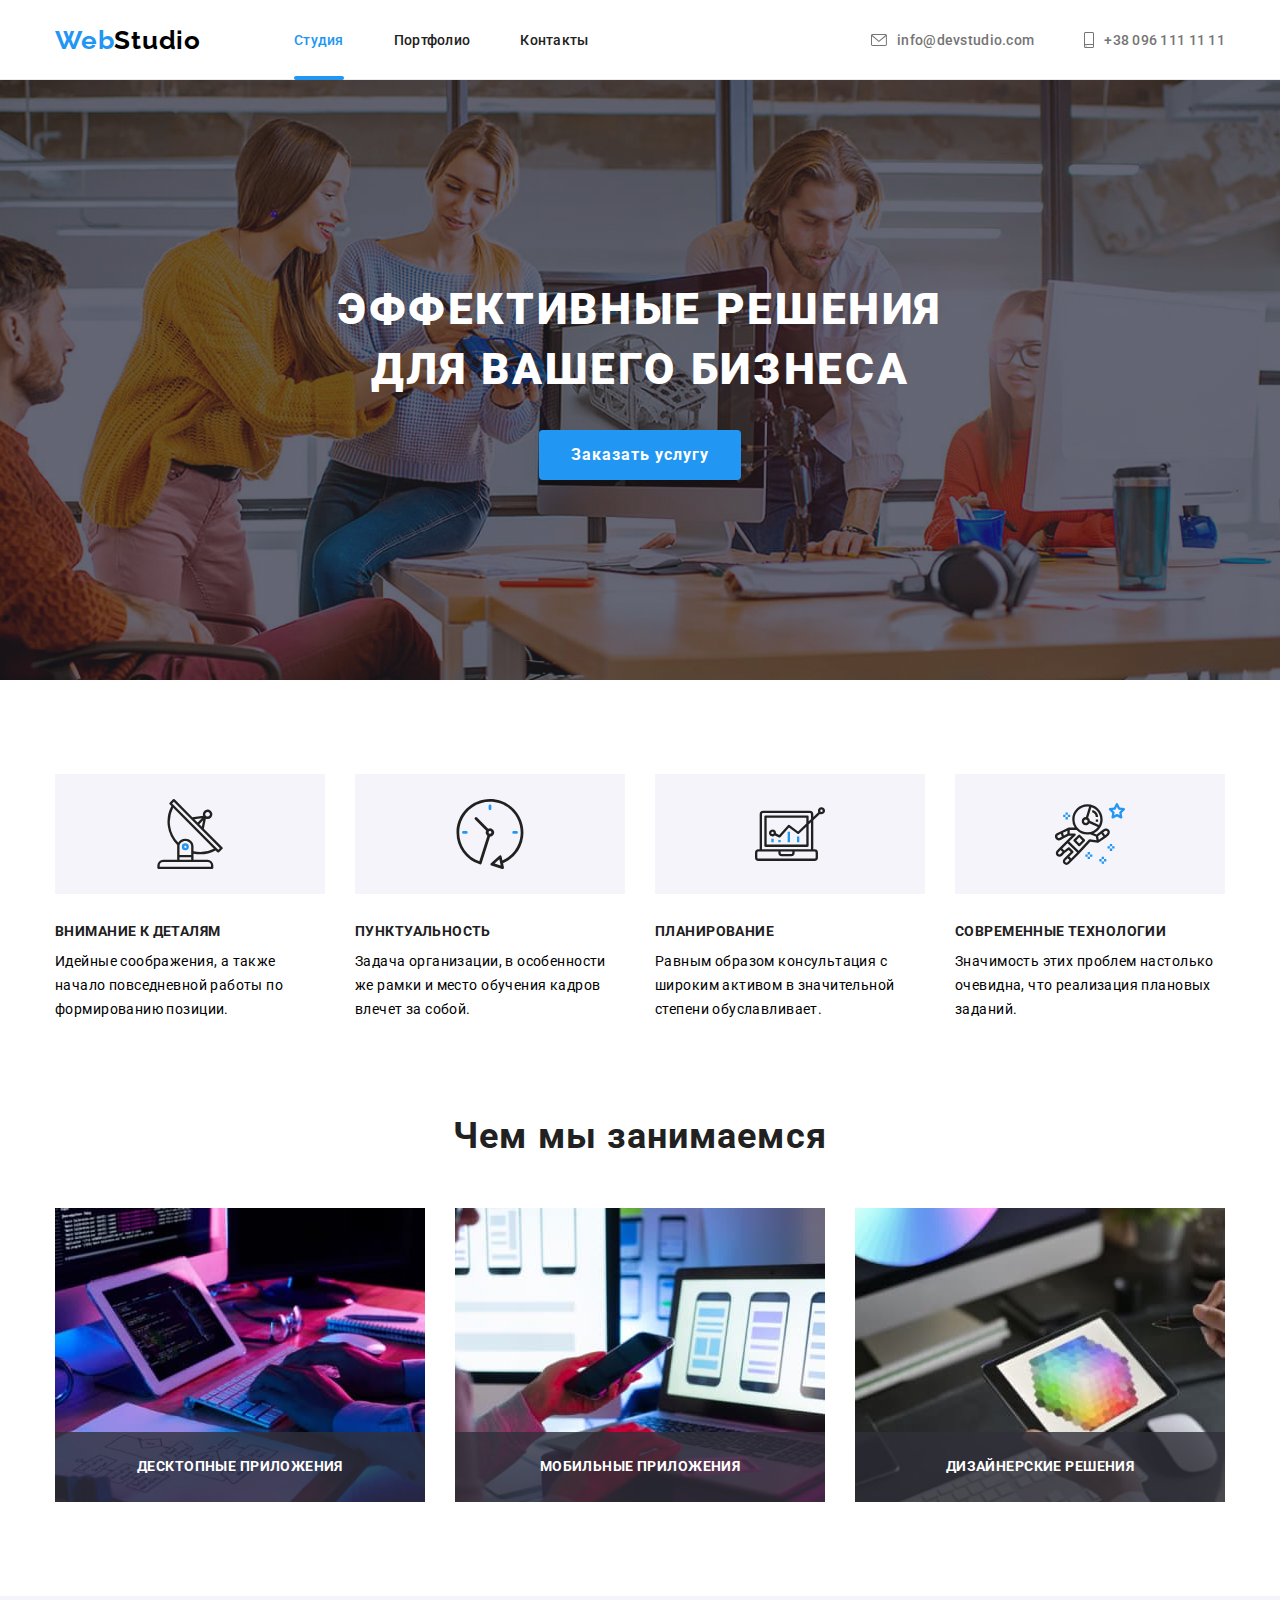
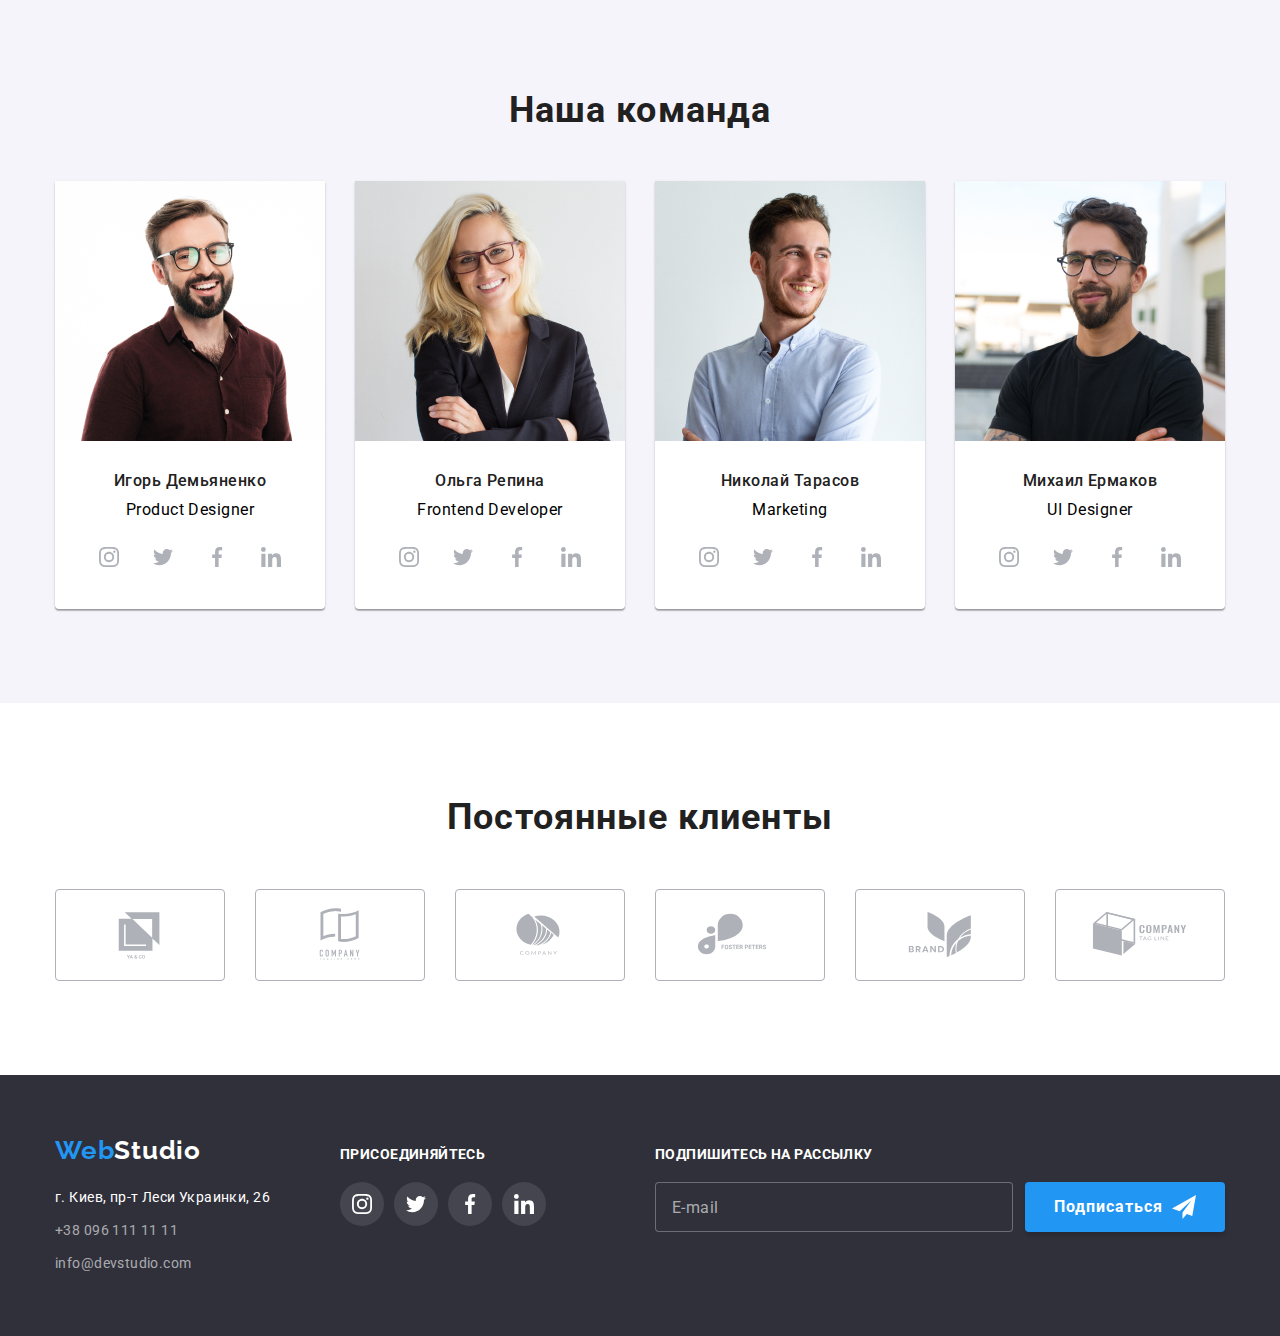
<file: index.html>
<!DOCTYPE html>
<html lang="ru">
<head>
    <meta charset="UTF-8">
    <meta http-equiv="X-UA-Compatible" content="IE=edge">
    <meta name="viewport" content="width=device-width, initial-scale=1.0">
    <link rel="preconnect" href="https://fonts.googleapis.com">
    <link rel="preconnect" href="https://fonts.gstatic.com" crossorigin>
    <link href="https://fonts.googleapis.com/css2?family=Raleway:wght@700&family=Roboto:wght@400;500;700;900&display=swap"
        rel="stylesheet">
    <link rel="stylesheet" href="./css/main.min.css" />
    <title>Студия</title>
</head>
<body class="site-body">
        <header class="header">
        <div class="container container--header">
            <nav class="navigation">
                <a href="./index.html" class="logo logo__header link">Web<span class="logo--black">Studio</span></a>
                <ul class="nav-list list">
                    <li class="nav-list__item">
                        <a class="nav-list__link link nav-list__link--current" href="./index.html">Студия</a>
                    </li>
                    <li class="nav-list__item">
                        <a class="nav-list__link link" href="./portfolio.html">Портфолио</a>
                    </li>
                    <li class="nav-list__item">
                        <a class="nav-list__link link" href="">Контакты</a>
                    </li>
                </ul>
                <button type="button" class="mob-menu-btn btn mob-btn">
                    <svg class="mob-menu-icon" width="40" height="40">
                        <use href="./images/icons.svg#icon-mob-menu"></use>
                    </svg>
                </button>
            </nav>
            <ul class="contacts list">
                <li class="contacts__item">
                    <a class="contacts__link link contacts__link--ptop" href="mailto:info@devstudio.com">
                        <svg class="contacts__icon" width="16" height="12">
                            <use href="./images/icons.svg#icon-mail"></use>
                        </svg>
                    info@devstudio.com</a>
                </li>
                <li class="contacts__item">
                    <a class="contacts__link link contacts__link--pbottom" href="tel:+380961111111">
                        <svg class="contacts__icon" width="10" height="16">
                            <use href="./images/icons.svg#icon-smartphone"></use>
                        </svg>+38 096 111 11 11</a>
                </li>
            </ul>
        </div>
            <div class="mob-menu is-hidden">
                <div class="mob-menu-top">
                    <button type="button" class="mob-menu__close-btn btn mob-btn">
                    <svg class="mob-menu__close-icon" width="40" height="40">
                        <use href="./images/icons.svg#icon-mob-menu-close"></use>
                    </svg>
                </button>
                <nav class="mob-menu__navigation">
                    <ul class="mob-menu-list list">
                        <li class="mob-menu-list__item mob-menu-list__item--current">
                            <a class="mob-menu-list__link link" href="./index.html">Студия</a>
                        </li>
                        <li class="mob-menu-list__item">
                            <a class="mob-menu-list__link link" href="./portfolio.html">Портфолио</a>
                        </li>
                        <li class="mob-menu-list__item">
                            <a class="mob-menu-list__link link" href="">Контакты</a>
                        </li>
                    </ul>
                </nav>
                </div>
                <div class="mob-menu-bottom">
                <ul class="mob-menu-contacts list">
                    <li class="mob-menu-contacts__item">
                        <a class="mob-menu-contacts__link link" href="tel:+380961111111">+38 096 111 11 11</a>
                    </li>
                    <li class="mob-menu-contacts__item">
                        <a class="mob-menu-contacts__link link" href="mailto:info@devstudio.com">info@devstudio.com</a>
                    </li>
                </ul>
                <ul class="mob-social-list list">
                    <li class="mob-social-list__item">
                        <a href="" class="mob-social-list__link link">Instagram</a>
                    </li>
                    <li class="mob-social-list__item">
                        <a href="" class="mob-social-list__link link">Twitter</a>
                    </li>
                    <li class="mob-social-list__item">
                        <a href="" class="mob-social-list__link link">Facebook</a>
                    </li>
                    <li class="mob-social-list__item">
                        <a href="" class="mob-social-list__link link">LinkedIn</a>
                    </li>
                </ul>
            </div>
        </div>
    </header>
    <main>
        <section class="hero">
            <div class="container">
                <h1 class="hero__heading">Эффективные решения для вашего бизнеса</h1>
                <button class="btn btn--main" type="button" data-modal-open>Заказать услугу</button>
            </div>
        </section>
        <section class="features section">
            <div class="container">
                <h2 class="features_main-heading visually-hidden">Особенности</h2>
                <ul class="features-list list">
                    <li class="features-list__item">
                        <div class="features-list__icon-container">
                            <svg class="features-list__icon" width="70" height="70">
                                <use href="./images/icons.svg#icon-antenna"></use>
                            </svg>
                        </div>
                        <h3 class="features-list__heading">Внимание к деталям</h3>
                        <p class="features-list__text">Идейные соображения, а также начало повседневной работы по формированию позиции.</p>
                    </li>
                    <li class="features-list__item">
                        <div class="features-list__icon-container">
                            <svg class="features-list__icon" width="70" height="70">
                                <use href="./images/icons.svg#icon-clock"></use>
                            </svg>
                        </div>
                        <h3 class="features-list__heading">Пунктуальность</h3>
                        <p class="features-list__text">Задача организации, в особенности же рамки и место обучения кадров влечет за собой.</p>
                    </li>
                    <li class="features-list__item">
                        <div class="features-list__icon-container">
                            <svg class="features-list__icon" width="70" height="70">
                                <use href="./images/icons.svg#icon-diagram"></use>
                            </svg>
                        </div>
                        <h3 class="features-list__heading">Планирование</h3>
                        <p class="features-list__text">Равным образом консультация с широким активом в значительной степени обуславливает.</p>
                    </li>
                    <li class="features-list__item">
                        <div class="features-list__icon-container">
                            <svg class="features-list__icon" width="70" height="70">
                                <use href="./images/icons.svg#icon-astronaut"></use>
                            </svg>
                        </div>
                        <h3 class="features-list__heading">Современные технологии</h3>
                        <p class="features-list__text">Значимость этих проблем настолько очевидна, что реализация плановых заданий.</p>
                    </li>
                </ul>
            </div>
        </section>
        <section class="our-worcks section section--disabled-padding-top">
            <div class="container">
                <h2 class="our-worcks__main-heading">Чем мы занимаемся</h2>
                <ul class="our-worcks-list list">
                    <li class="our-worcks-list__item">
                        <img 
                        srcset="./images/pc/box1_img.jpg 1x, ./images/pc/box1_img-x2.jpg 2x"
                        src="./images/pc/box1_img.jpg" alt="человек набирает текст на клавиатуре сидя перед планшетом" width="370">
                        <div class="our-worcks-list__bg">
                            <h3 class="our-worcks-list__heading">Десктопные приложения</h3>
                        </div>
                    </li>
                    <li class="our-worcks-list__item">
                        <img 
                        srcset="./images/pc/box2_img.jpg 1x, ./images/pc/box2_img-x2.jpg 2x"
                        src="./images/pc/box2_img.jpg" alt="человек сидит перед ноутбуком и смотрит в телефон" width="370">
                        <div class="our-worcks-list__bg">
                            <h3 class="our-worcks-list__heading">Мобильные приложения</h3>
                        </div>
                    </li>
                    <li class="our-worcks-list__item">
                        <img 
                        srcset="./images/pc/box3_img.jpg 1x, ./images/pc/box3_img-x2.jpg 2x"
                        src="./images/pc/box3_img.jpg" alt="человек выбирает стилусом грандиент цветов на планшете" width="370">
                        <div class="our-worcks-list__bg">
                            <h3 class="our-worcks-list__heading">Дизайнерские решения</h3>
                        </div>
                    </li>
                </ul>
            </div>
        </section>
        <section class="team section">
            <div class="container">
                <h2 class="team__main-heading">Наша команда</h2>
                <ul class="team-list list">
                    <li class="team-list__item">
                        <picture>
                            <source srcset="./images/pc/demyanenko.jpg 1x, ./images/pc/demyanenko-x2.jpg 2x" media="(min-width: 1200px)">
                            <source srcset="./images/tab/demyanenko.jpg 1x, ./images/tab/demyanenko-x2.jpg 2x" media="(min-width: 768px)">
                            <source srcset="./images/mob/demyanenko.jpg 1x, ./images/mob/demyanenko-x2.jpg 2x" media="(max-width: 767px)">
                            <img src="./images/pc/demyanenko.jpg" alt="фото сотрудника Игоря Демьяненка">
                        </picture>
                        <div class="team-list__container">
                            <h3 class="team-list__heading">Игорь Демьяненко</h3>
                            <p lang="en" class="team-list__position">Product Designer</p>
                            <ul class="social-list list">
                                <li class="social-list__item">
                                    <a href="" class="social-list__link social-list__link--dark link">
                                        <svg class="social-list__icon" width="20" height="20">
                                        <use href="./images/icons.svg#icon-instagram"></use>
                                        </svg>
                                    </a>
                                </li>
                                <li class="social-list__item">
                                    <a href="" class="social-list__link social-list__link--dark link">
                                        <svg class="social-list__icon" width="20" height="20">
                                        <use href="./images/icons.svg#icon-twitter"></use>
                                        </svg>
                                    </a>
                                </li>
                                <li class="social-list__item">
                                    <a href="" class="social-list__link social-list__link--dark link">
                                        <svg class="social-list__icon" width="20" height="20">
                                        <use href="./images/icons.svg#icon-facebook"></use>
                                        </svg>
                                    </a>
                                </li>
                                <li class="social-list__item">
                                    <a href="" class="social-list__link social-list__link--dark link">
                                        <svg class="social-list__icon" width="20" height="20">
                                        <use href="./images/icons.svg#icon-linkedin"></use>
                                        </svg>
                                    </a>
                                </li>
                            </ul>
                        </div>
                    </li>
                    <li class="team-list__item">
                        <picture>
                            <source srcset="./images/pc/repina.jpg 1x, ./images/pc/repina-x2.jpg 2x" media="(min-width: 1200px)">
                            <source srcset="./images/tab/repina.jpg 1x, ./images/tab/repina-x2.jpg 2x" media="(min-width: 768px)">
                            <source srcset="./images/mob/repina.jpg 1x, ./images/mob/repina-x2.jpg 2x" media="(max-width: 767px)">
                            <img src="./images/pc/repina.jpg" alt="фото сотрудницы Ольги Репины">
                        </picture>
                        <div class="team-list__container">
                            <h3 class="team-list__heading">Ольга Репина</h3>
                            <p lang="en" class="team-list__position">Frontend Developer</p>
                            <ul class="social-list list">
                                <li class="social-list__item">
                                    <a href="" class="social-list__link social-list__link--dark link">
                                        <svg class="social-list__icon" width="20" height="20">
                                        <use href="./images/icons.svg#icon-instagram"></use>
                                        </svg>
                                    </a>
                                </li>
                                <li class="social-list__item">
                                    <a href="" class="social-list__link social-list__link--dark link">
                                        <svg class="social-list__icon" width="20" height="20">
                                        <use href="./images/icons.svg#icon-twitter"></use>
                                        </svg>
                                    </a>
                                </li>
                                <li class="social-list__item">
                                    <a href="" class="social-list__link social-list__link--dark link">
                                        <svg class="social-list__icon" width="20" height="20">
                                        <use href="./images/icons.svg#icon-facebook"></use>
                                        </svg>
                                    </a>
                                </li>
                                <li class="social-list__item">
                                    <a href="" class="social-list__link social-list__link--dark link">
                                        <svg class="social-list__icon" width="20" height="20">
                                        <use href="./images/icons.svg#icon-linkedin"></use>
                                        </svg>
                                    </a>
                                </li>
                            </ul>
                        </div>
                    </li>
                    <li class="team-list__item">
                        <picture>
                            <source srcset="./images/pc/tarasov.jpg 1x, ./images/pc/tarasov-x2.jpg 2x" media="(min-width: 1200px)">
                            <source srcset="./images/tab/tarasov.jpg 1x, ./images/tab/tarasov-x2.jpg 2x" media="(min-width: 768px)">
                            <source srcset="./images/mob/tarasov.jpg 1x, ./images/mob/tarasov-x2.jpg 2x" media="(max-width: 767px)">
                            <img src="./images/pc/tarasov.jpg" alt="фото сотрудника Николая Тарасова">
                        </picture>
                        <div class="team-list__container">
                            <h3 class="team-list__heading">Николай Тарасов</h3>
                            <p lang="en" class="team-list__position">Marketing</p>
                            <ul class="social-list list">
                                <li class="social-list__item">
                                    <a href="" class="social-list__link social-list__link--dark link">
                                        <svg class="social-list__icon" width="20" height="20">
                                        <use href="./images/icons.svg#icon-instagram"></use>
                                        </svg>
                                    </a>
                                </li>
                                <li class="social-list__item">
                                    <a href="" class="social-list__link social-list__link--dark link">
                                        <svg class="social-list__icon" width="20" height="20">
                                        <use href="./images/icons.svg#icon-twitter"></use>
                                        </svg>
                                    </a>
                                </li>
                                <li class="social-list__item">
                                    <a href="" class="social-list__link social-list__link--dark link">
                                        <svg class="social-list__icon" width="20" height="20">
                                        <use href="./images/icons.svg#icon-facebook"></use>
                                        </svg>
                                    </a>
                                </li>
                                <li class="social-list__item">
                                    <a href="" class="social-list__link social-list__link--dark link">
                                        <svg class="social-list__icon" width="20" height="20">
                                        <use href="./images/icons.svg#icon-linkedin"></use>
                                        </svg>
                                    </a>
                                </li>
                            </ul>
                        </div>
                    </li>
                    <li class="team-list__item">
                        <picture>
                            <source srcset="./images/pc/yermakov.jpg 1x, ./images/pc/yermakov-x2.jpg 2x" media="(min-width: 1200px)">
                            <source srcset="./images/tab/yermakov.jpg 1x, ./images/tab/yermakov-x2.jpg 2x" media="(min-width: 768px)">
                            <source srcset="./images/mob/yermakov.jpg 1x, ./images/mob/yermakov-x2.jpg 2x" media="(max-width: 767px)">
                            <img src="./images/pc/yermakov.jpg" alt="фото сотрудника Михаила Ермакова">
                        </picture>
                        <div class="team-list__container">
                            <h3 class="team-list__heading">Михаил Ермаков</h3>
                            <p lang="en" class="team-list__position">UI Designer</p>
                            <ul class="social-list list">
                                <li class="social-list__item">
                                    <a href="" class="social-list__link social-list__link--dark link">
                                        <svg class="social-list__icon" width="20" height="20">
                                        <use href="./images/icons.svg#icon-instagram"></use>
                                        </svg>
                                    </a>
                                </li>
                                <li class="social-list__item">
                                    <a href="" class="social-list__link social-list__link--dark link">
                                        <svg class="social-list__icon" width="20" height="20">
                                        <use href="./images/icons.svg#icon-twitter"></use>
                                        </svg>
                                    </a>
                                </li>
                                <li class="social-list__item">
                                    <a href="" class="social-list__link social-list__link--dark link">
                                        <svg class="social-list__icon" width="20" height="20">
                                        <use href="./images/icons.svg#icon-facebook"></use>
                                        </svg>
                                    </a>
                                </li>
                                <li class="social-list__item">
                                    <a href="" class="social-list__link social-list__link--dark link">
                                        <svg class="social-list__icon" width="20" height="20">
                                        <use href="./images/icons.svg#icon-linkedin"></use>
                                        </svg>
                                    </a>
                                </li>
                            </ul>
                        </div>
                    </li>
                </ul>
            </div>
        </section>
        <section class="clients section">
            <div class="container">
                <h2 class="clients__main-heading">Постоянные клиенты</h2>
                <ul class="clients-list list">
                    <li class="clients-list__item">
                        <a href="" class="clients-list__link">
                            <svg class="clients-list__icon" width="106" height="60">
                                <use href="./images/icons.svg#icon-client-logo-1"></use>

                            </svg>
                        </a>
                    </li>
                    <li class="clients-list__item">
                        <a href="" class="clients-list__link">
                            <svg class="clients-list__icon" width="106" height="60">
                                <use href="./images/icons.svg#icon-client-logo-2"></use>

                            </svg>
                        </a>
                    </li>
                    <li class="clients-list__item">
                        <a href="" class="clients-list__link">
                            <svg class="clients-list__icon" width="106" height="60">
                                <use href="./images/icons.svg#icon-client-logo-3"></use>

                            </svg>
                        </a>
                    </li>
                    <li class="clients-list__item">
                        <a href="" class="clients-list__link">
                            <svg class="clients-list__icon" width="106" height="60">
                                <use href="./images/icons.svg#icon-client-logo-4"></use>

                            </svg>
                        </a>
                    </li>
                    <li class="clients-list__item">
                        <a href="" class="clients-list__link">
                            <svg class="clients-list__icon" width="106" height="60">
                                <use href="./images/icons.svg#icon-client-logo-5"></use>

                            </svg>
                        </a>
                    </li>
                    <li class="clients-list__item">
                        <a href="" class="clients-list__link">
                            <svg class="clients-list__icon" width="106" height="60">
                                <use href="./images/icons.svg#icon-client-logo-6"></use>

                            </svg>
                        </a>
                    </li>
                </ul>
            </div>
        </section>
    </main>
    <footer class="footer">
        <div class="container container--footer">
                <div class="adress-container">
                    <a href="./index.html" class="logo logo__footer link">Web<span class="logo--white">Studio</span></a>
                    <address>
                        <ul class="footer-list list">
                            <li class="footer-list__adress">г. Киев, пр-т Леси Украинки, 26</li>
                            <li class="footer-list__contacts">
                                <a class="footer-list__link link" href="tel:+380961111111">+38 096 111 11 11</a>
                            </li>
                            <li class="footer-list__contacts">
                                <a class="footer-list__link link" href="mailto:info@devstudio.com">info@devstudio.com</a>
                            </li>
                        </ul>
                    </address>
                </div>
                <div class="footer-social-container">
                    <p class="footer-social-container__text">Присоединяйтесь</p>
                    <ul class="social-list list">
                        <li class="social-list__item">
                            <a href="" class="social-list__link social-list__link--white">
                                <svg class="social-list__icon" width="20" height="20">
                                    <use href="./images/icons.svg#icon-instagram"></use>
                                </svg>
                            </a>
                        </li>
                        <li class="social-list__item">
                            <a href="" class="social-list__link social-list__link--white">
                                <svg class="social-list__icon" width="20" height="20">
                                    <use href="./images/icons.svg#icon-twitter"></use>
                                </svg>
                            </a>
                        </li>
                        <li class="social-list__item">
                            <a href="" class="social-list__link social-list__link--white">
                                <svg class="social-list__icon" width="20" height="20">
                                    <use href="./images/icons.svg#icon-facebook"></use>
                                </svg>
                            </a>
                        </li>
                        <li class="social-list__item">
                            <a href="" class="social-list__link social-list__link--white">
                                <svg class="social-list__icon" width="20" height="20">
                                    <use href="./images/icons.svg#icon-linkedin"></use>
                                </svg>
                            </a>
                        </li>
                    </ul>
                </div>
                <div class="mailing-container">
                    <p class="mailing-container__text">Подпишитесь на рассылку</p>
                    <form action="#" name="signup-form" autocomplete="on" class="mailing-form">
                        <input class="mailing-form__input" type="email" name="email" placeholder="E-mail">
                        <button type="submit" class="btn btn--mailing">Подписаться
                            <svg class="send-icon" width="24" height="24">
                                <use href="./images/icons.svg#icon-send"></use>
                            </svg>
                        </button>
                    </form>
                </div>
            </div>
    </footer>
    <div class="backdrop is-hidden" data-modal>
        <div class="modal">
            <button type="button" class="modal__close-btn" data-modal-close>
                <svg class="modal__close-icon" width="18" height="18">
                    <use href="./images/icons.svg#icon-modal-close"></use>
                </svg>
            </button>
            <p class="modal__title">Оставьте свои данные, мы вам перезвоним</p>
            <form action="#" class="modal-form">
                <label for="user-name" class="modal-form__lable">Имя</label>
                <div class="modal-form__input-container">
                    <input type="text" name="name" id="user-name" class="modal-form__input">
                    <svg class="modal-form__input-icon" width="18" height="18">
                        <use href="./images/icons.svg#icon-person"></use>
                    </svg>
                </div>
                <label for="user-tel" class="modal-form__lable">Телефон</label>
                <div class="modal-form__input-container">
                    <input type="tel" name="tel" id="user-tel" class="modal-form__input" required>
                    <svg class="modal-form__input-icon" width="18" height="18">
                        <use href="./images/icons.svg#icon-phone"></use>
                    </svg>
                </div>
                <label for="user-email" class="modal-form__lable">Почта</label>
                <div class="modal-form__input-container">
                    <input type="email" name="email" id="user-email" class="modal-form__input" required>
                    <svg class="modal-form__input-icon" width="18" height="18">
                        <use href="./images/icons.svg#icon-email"></use>
                    </svg>
                </div>
                <label for="modal-textarea" class="modal-form__lable">Комментарий</label>
                <textarea name="feedback" rows="5" id="modal-textarea" placeholder="Введите текст" class="modal-form__textarea"></textarea>
                <div class="modal-form__field">
                    <input type="checkbox" name="policy" id="modal-check" class="modal-form__check visually-hidden">
                    <label for="modal-check" class="modal-form__check-text"><span>Соглашаюсь с рассылкой и принимаю&nbsp;<a href="" class="modal-form__field-link">Условия договора</a></span></label>
                </div>
                <button type="submit" class="btn btn--main">Отправить</button>
            </form>
        </div>
    </div>
     <script src="./js/modal.js"></script> 
    <script src="./js/mobile-menu.js"></script>
    </body>
</html>
</file>
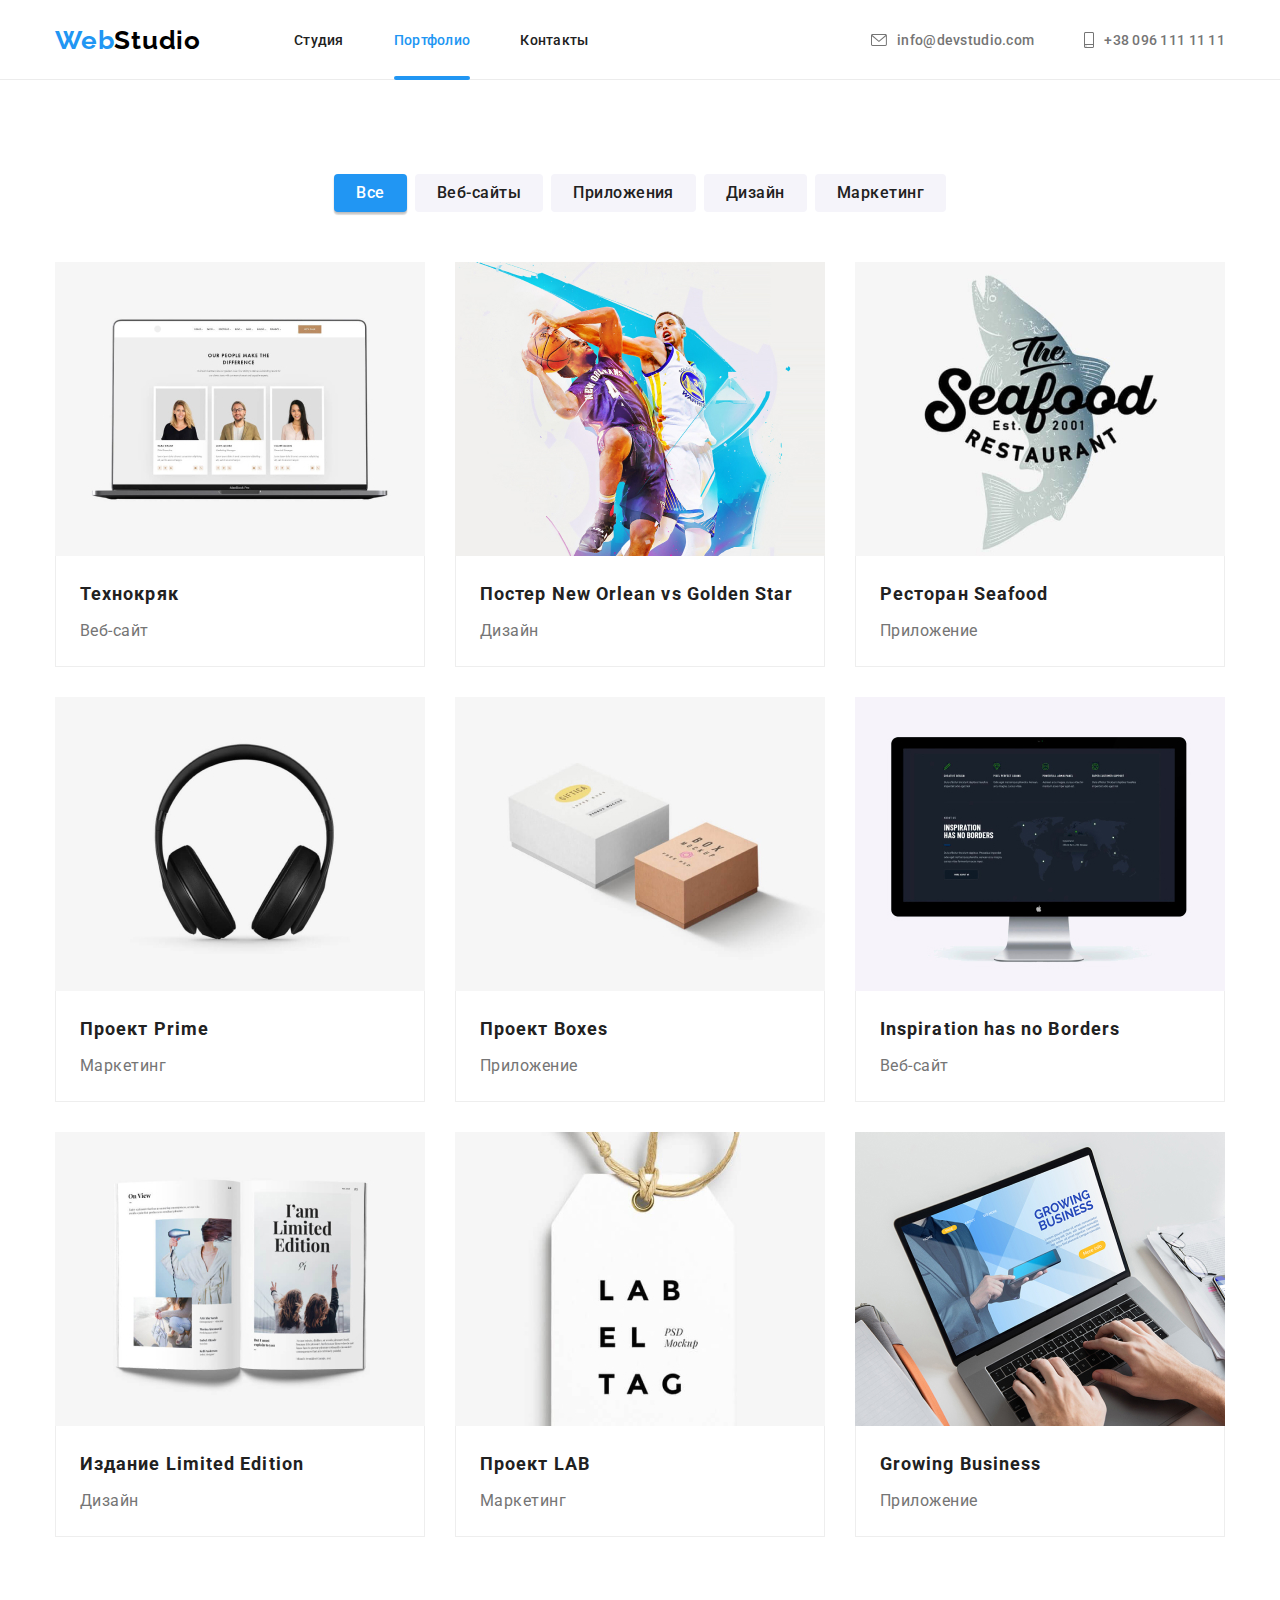
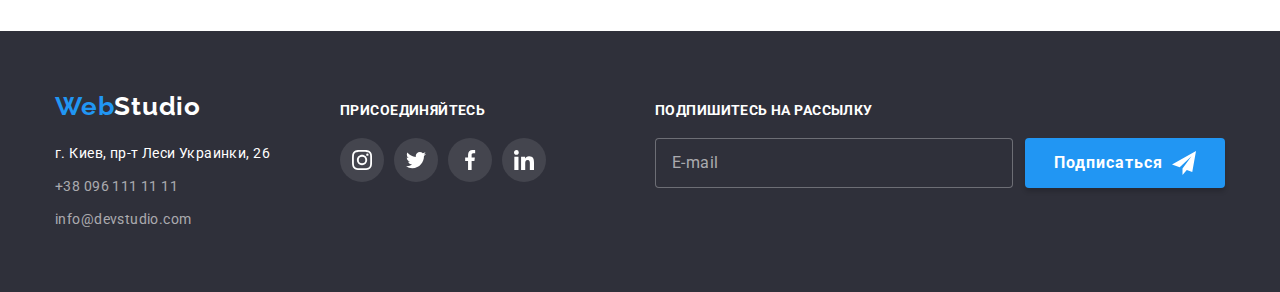
<file: portfolio.html>
<!DOCTYPE html>
<html lang="ru">
<head>
    <meta charset="UTF-8">
    <meta http-equiv="X-UA-Compatible" content="IE=edge">
    <meta name="viewport" content="width=device-width, initial-scale=1.0">
    <link rel="preconnect" href="https://fonts.googleapis.com">
    <link rel="preconnect" href="https://fonts.gstatic.com" crossorigin>
    <link href="https://fonts.googleapis.com/css2?family=Raleway:wght@700&family=Roboto:wght@400;500;700;900&display=swap"
        rel="stylesheet">
    <link rel="stylesheet" href="./css/main.min.css" />
    <title>Портфолио</title>
</head>
<body class="site-body">
    <header class="header">
        <div class="container container--header">
            <nav class="navigation">
                <a href="./index.html" class="logo logo__header link">Web<span class="logo--black">Studio</span></a>
                <ul class="nav-list list">
                    <li class="nav-list__item">
                        <a class="nav-list__link link" href="./index.html">Студия</a>
                    </li>
                    <li class="nav-list__item">
                        <a class="nav-list__link link nav-list__link--current" href="./portfolio.html">Портфолио</a>
                    </li>
                    <li class="nav-list__item">
                        <a class="nav-list__link link" href="">Контакты</a>
                    </li>
                </ul>
                <button type="button" class="mob-menu-btn btn mob-btn">
                    <svg class="mob-menu-icon" width="40" height="40">
                        <use href="./images/icons.svg#icon-mob-menu"></use>
                    </svg>
                </button>
            </nav>
            <ul class="contacts list">
                <li class="contacts__item">
                    <a class="contacts__link link" href="mailto:info@devstudio.com">
                        <svg class="contacts__icon" width="16" height="12">
                            <use href="./images/icons.svg#icon-mail"></use>
                        </svg>
                        info@devstudio.com</a>
                </li>
                <li class="contacts__item">
                    <a class="contacts__link link" href="tel:+380961111111">
                        <svg class="contacts__icon" width="10" height="16">
                            <use href="./images/icons.svg#icon-smartphone"></use>
                        </svg>+38 096 111 11 11</a>
                </li>
            </ul>
        </div>
        <div class="mob-menu is-hidden">
            <div class="mob-menu-top">
                <button type="button" class="mob-menu__close-btn btn mob-btn">
                    <svg class="mob-menu__close-icon" width="40" height="40">
                        <use href="./images/icons.svg#icon-mob-menu-close"></use>
                    </svg>
                </button>
                <nav class="mob-menu__navigation">
                    <ul class="mob-menu-list list">
                        <li class="mob-menu-list__item">
                            <a class="mob-menu-list__link link" href="./index.html">Студия</a>
                        </li>
                        <li class="mob-menu-list__item mob-menu-list__item--current">
                            <a class="mob-menu-list__link link" href="./portfolio.html">Портфолио</a>
                        </li>
                        <li class="mob-menu-list__item">
                            <a class="mob-menu-list__link link" href="">Контакты</a>
                        </li>
                    </ul>
                </nav>
            </div>
            <div class="mob-menu-bottom">
                <ul class="mob-menu-contacts list">
                    <li class="mob-menu-contacts__item">
                        <a class="mob-menu-contacts__link link" href="tel:+380961111111">+38 096 111 11 11</a>
                    </li>
                    <li class="mob-menu-contacts__item">
                        <a class="mob-menu-contacts__link link" href="mailto:info@devstudio.com">info@devstudio.com</a>
                    </li>
                </ul>
                <ul class="mob-social-list list">
                    <li class="mob-social-list__item">
                        <a href="" class="mob-social-list__link link">Instagram</a>
                    </li>
                    <li class="mob-social-list__item">
                        <a href="" class="mob-social-list__link link">Twitter</a>
                    </li>
                    <li class="mob-social-list__item">
                        <a href="" class="mob-social-list__link link">Facebook</a>
                    </li>
                    <li class="mob-social-list__item">
                        <a href="" class="mob-social-list__link link">LinkedIn</a>
                    </li>
                </ul>
            </div>
        </div>
    </header>
    <main>
        <section class="portfolio section">
            <div class="container">
                <h1 class="portfolio__heading visually-hidden">Портфолио</h1>
                <ul class="filter-list list portfolio__filter-list">
                    <li class="filter-list__item"><button class="btn btn--filter current" type="button">Все</button></li>
                    <li class="filter-list__item"><button class="btn btn--filter" type="button">Веб-сайты</button></li>
                    <li class="filter-list__item"><button class="btn btn--filter" type="button">Приложения</button></li>
                    <li class="filter-list__item"><button class="btn btn--filter" type="button">Дизайн</button></li>
                    <li class="filter-list__item"><button class="btn btn--filter" type="button">Маркетинг</button></li>
                </ul>
                
                <ul class="project-list list">
                    <li class="project-list__item">
                        <a href="" class="project-list__link link">
                            <div class="project-list__card-top">
                                <picture>
                                    <source srcset="./images/pc/group_1.jpg 1x, ./images/pc/group_1-x2.jpg 2x" media="(min-width: 1200px)">
                                    <source srcset="./images/tab/group_1.jpg 1x, ./images/tab/group_1-x2.jpg 2x" media="(min-width: 768px)">
                                    <source srcset="./images/mob/group_1.jpg 1x, ./images/mob/group_1-x2.jpg 2x" media="(max-width: 767px)">
                                    <img src="./images/pc/group_1.jpg" alt="">
                                </picture>
                                <p class="project-list__card-text">Технокряк это современная площадка распространения коронавируса. Компании используют эту платформу для цифрового
                                шпионажа и атак на защищённые сервера конкурентов.</p>
                            </div>
                            <div class="project-list__card-bottom"> 
                                <h2 class="project-list__heading">Технокряк</h2>
                                <p class="project-list__text">Веб-сайт</p>
                            </div>
                        </a>
                    </li>
                    <li class="project-list__item">
                        <a href="" class="project-list__link link">
                            <div class="project-list__card-top">
                                <picture>
                                    <source srcset="./images/pc/group_2.jpg 1x, ./images/pc/group_2-x2.jpg 2x" media="(min-width: 1200px)">
                                    <source srcset="./images/tab/group_2.jpg 1x, ./images/tab/group_2-x2.jpg 2x" media="(min-width: 768px)">
                                    <source srcset="./images/mob/group_2.jpg 1x, ./images/mob/group_2-x2.jpg 2x" media="(max-width: 767px)">
                                    <img src="./images/pc/group_2.jpg" alt="">
                                </picture>
                            <p class="project-list__card-text">Технокряк это современная площадка распространения коронавируса. Компании используют эту платформу для цифрового
                                шпионажа и атак на защищённые сервера конкурентов.</p>
                        </div>
                        <div class="project-list__card-bottom"> 
                            <h2 class="project-list__heading">Постер <span lang="en">New Orlean vs Golden Star</span></h2>
                            <p class="project-list__text">Дизайн</p>
                        
                        </div>
                        </a>
                    </li>
                    <li class="project-list__item">
                        <a href="" class="project-list__link link">
                            <div class="project-list__card-top">
                                <picture>
                                    <source srcset="./images/pc/group_3.jpg 1x, ./images/pc/group_3-x2.jpg 2x" media="(min-width: 1200px)">
                                    <source srcset="./images/tab/group_3.jpg 1x, ./images/tab/group_3-x2.jpg 2x" media="(min-width: 768px)">
                                    <source srcset="./images/mob/group_3.jpg 1x, ./images/mob/group_3-x2.jpg 2x" media="(max-width: 767px)">
                                    <img src="./images/pc/group_3.jpg" alt="">
                                </picture>
                            <p class="project-list__card-text">Технокряк это современная площадка распространения коронавируса. Компании используют эту платформу для цифрового
                                шпионажа и атак на защищённые сервера конкурентов.</p>
                        </div>
                        <div class="project-list__card-bottom"> 
                            <h2 class="project-list__heading">Ресторан <span lang="en">Seafood</span></h2>
                            <p class="project-list__text">Приложение</p>
                        
                        </div>
                        </a>
                    </li>
                    <li class="project-list__item">
                        <a href="" class="project-list__link link">
                            <div class="project-list__card-top">
                                <picture>
                                    <source srcset="./images/pc/group_4.jpg 1x, ./images/pc/group_4-x2.jpg 2x" media="(min-width: 1200px)">
                                    <source srcset="./images/tab/group_4.jpg 1x, ./images/tab/group_4-x2.jpg 2x" media="(min-width: 768px)">
                                    <source srcset="./images/mob/group_4.jpg 1x, ./images/mob/group_4-x2.jpg 2x" media="(max-width: 767px)">
                                    <img src="./images/pc/group_4.jpg" alt="">
                                </picture>
                            <p class="project-list__card-text">Технокряк это современная площадка распространения коронавируса. Компании используют эту платформу для цифрового
                                шпионажа и атак на защищённые сервера конкурентов.</p>
                        </div>
                        <div class="project-list__card-bottom"> 
                            <h2 class="project-list__heading">Проект <span lang="en">Prime</span></h2>
                            <p class="project-list__text">Маркетинг</p>
                        
                        </div>
                        </a>
                    </li>
                    <li class="project-list__item">
                        <a href="" class="project-list__link link">
                            <div class="project-list__card-top">
                                <picture>
                                    <source srcset="./images/pc/group_5.jpg 1x, ./images/pc/group_5-x2.jpg 2x" media="(min-width: 1200px)">
                                    <source srcset="./images/tab/group_5.jpg 1x, ./images/tab/group_5-x2.jpg 2x" media="(min-width: 768px)">
                                    <source srcset="./images/mob/group_5.jpg 1x, ./images/mob/group_5-x2.jpg 2x" media="(max-width: 767px)">
                                    <img src="./images/pc/group_5.jpg" alt="">
                                </picture>
                            <p class="project-list__card-text">Технокряк это современная площадка распространения коронавируса. Компании используют эту платформу для цифрового
                                шпионажа и атак на защищённые сервера конкурентов.</p>
                        </div>
                        <div class="project-list__card-bottom"> 
                            <h2 class="project-list__heading">Проект <span lang="en">Boxes</span></h2>
                            <p class="project-list__text">Приложение</p>
                        
                        </div>
                        </a>
                    </li>
                    <li class="project-list__item">
                        <a href="" class="project-list__link link">
                            <div class="project-list__card-top">
                                <picture>
                                    <source srcset="./images/pc/group_6.jpg 1x, ./images/pc/group_6-x2.jpg 2x" media="(min-width: 1200px)">
                                    <source srcset="./images/tab/group_6.jpg 1x, ./images/tab/group_6-x2.jpg 2x" media="(min-width: 768px)">
                                    <source srcset="./images/mob/group_6.jpg 1x, ./images/mob/group_6-x2.jpg 2x" media="(max-width: 767px)">
                                    <img src="./images/pc/group_6.jpg" alt="">
                                </picture>
                            <p class="project-list__card-text">Технокряк это современная площадка распространения коронавируса. Компании используют эту платформу для цифрового
                                шпионажа и атак на защищённые сервера конкурентов.</p>
                        </div>
                        <div class="project-list__card-bottom"> 
                            <h2 class="project-list__heading" lang="en">Inspiration has no Borders</h2>
                            <p class="project-list__text">Веб-сайт</p>
                        
                        </div>
                        </a>
                    </li>
                    <li class="project-list__item">
                        <a href="" class="project-list__link link">
                            <div class="project-list__card-top">
                                <picture>
                                    <source srcset="./images/pc/group_7.jpg 1x, ./images/pc/group_7-x2.jpg 2x" media="(min-width: 1200px)">
                                    <source srcset="./images/tab/group_7.jpg 1x, ./images/tab/group_7-x2.jpg 2x" media="(min-width: 768px)">
                                    <source srcset="./images/mob/group_7.jpg 1x, ./images/mob/group_7-x2.jpg 2x" media="(max-width: 767px)">
                                    <img src="./images/pc/group_7.jpg" alt="">
                                </picture>
                            <p class="project-list__card-text">Технокряк это современная площадка распространения коронавируса. Компании используют эту платформу для цифрового
                                шпионажа и атак на защищённые сервера конкурентов.</p>
                        </div>
                        <div class="project-list__card-bottom"> 
                            <h2 class="project-list__heading">Издание <span lang="en">Limited Edition</span></h2>
                            <p class="project-list__text">Дизайн</p>
                        
                        </div>
                        </a>
                    </li>
                    <li class="project-list__item">
                        <a href="" class="project-list__link link">
                            <div class="project-list__card-top">
                                <picture>
                                    <source srcset="./images/pc/group_8.jpg 1x, ./images/pc/group_8-x2.jpg 2x" media="(min-width: 1200px)">
                                    <source srcset="./images/tab/group_8.jpg 1x, ./images/tab/group_8-x2.jpg 2x" media="(min-width: 768px)">
                                    <source srcset="./images/mob/group_8.jpg 1x, ./images/mob/group_8-x2.jpg 2x" media="(max-width: 767px)">
                                    <img src="./images/pc/group_8.jpg" alt="">
                                </picture>
                            <p class="project-list__card-text">Технокряк это современная площадка распространения коронавируса. Компании используют эту платформу для цифрового
                                шпионажа и атак на защищённые сервера конкурентов.</p>
                        </div>
                        <div class="project-list__card-bottom"> 
                            <h2 class="project-list__heading">Проект <span lang="en">LAB</span></h2>
                            <p class="project-list__text">Маркетинг</p>
                        
                        </div>
                        </a>
                    </li>
                    <li class="project-list__item">
                        <a href="" class="project-list__link link">
                            <div class="project-list__card-top">
                                <picture>
                                    <source srcset="./images/pc/group_9.jpg 1x, ./images/pc/group_9-x2.jpg 2x" media="(min-width: 1200px)">
                                    <source srcset="./images/tab/group_9.jpg 1x, ./images/tab/group_9-x2.jpg 2x" media="(min-width: 768px)">
                                    <source srcset="./images/mob/group_9.jpg 1x, ./images/mob/group_9-x2.jpg 2x" media="(max-width: 767px)">
                                    <img src="./images/pc/group_9.jpg" alt="">
                                </picture>
                            <p class="project-list__card-text">Технокряк это современная площадка распространения коронавируса. Компании используют эту платформу для цифрового
                                шпионажа и атак на защищённые сервера конкурентов.</p>
                        </div>
                        <div class="project-list__card-bottom"> 
                            <h2 class="project-list__heading" lang="en">Growing Business</h2>
                            <p class="project-list__text">Приложение</p>
                        
                        </div>
                        </a>
                    </li>
                </ul>
            </div>
        </section>

    </main>
    <footer class="footer">
        <div class="container container--footer">
            <div class="adress-container">
                <a href="./index.html" class="logo logo__footer link">Web<span class="logo--white">Studio</span></a>
                <address>
                    <ul class="footer-list list">
                        <li class="footer-list__adress">г. Киев, пр-т Леси Украинки, 26</li>
                        <li class="footer-list__contacts">
                            <a class="footer-list__link link" href="tel:+380961111111">+38 096 111 11 11</a>
                        </li>
                        <li class="footer-list__contacts">
                            <a class="footer-list__link link" href="mailto:info@devstudio.com">info@devstudio.com</a>
                        </li>
                    </ul>
                </address>
            </div>
            <div class="footer-social-container">
                <p class="footer-social-container__text">Присоединяйтесь</p>
                <ul class="social-list list">
                    <li class="social-list__item">
                        <a href="" class="social-list__link social-list__link--white">
                            <svg class="social-list__icon" width="20" height="20">
                                <use href="./images/icons.svg#icon-instagram"></use>
                            </svg>
                        </a>
                    </li>
                    <li class="social-list__item">
                        <a href="" class="social-list__link social-list__link--white">
                            <svg class="social-list__icon" width="20" height="20">
                                <use href="./images/icons.svg#icon-twitter"></use>
                            </svg>
                        </a>
                    </li>
                    <li class="social-list__item">
                        <a href="" class="social-list__link social-list__link--white">
                            <svg class="social-list__icon" width="20" height="20">
                                <use href="./images/icons.svg#icon-facebook"></use>
                            </svg>
                        </a>
                    </li>
                    <li class="social-list__item">
                        <a href="" class="social-list__link social-list__link--white">
                            <svg class="social-list__icon" width="20" height="20">
                                <use href="./images/icons.svg#icon-linkedin"></use>
                            </svg>
                        </a>
                    </li>
                </ul>
            </div>
            <div class="mailing-container">
                <p class="mailing-container__text">Подпишитесь на рассылку</p>
                <form action="#" name="signup-form" autocomplete="on" class="mailing-form">
                    <input class="mailing-form__input" type="email" name="email" placeholder="E-mail">
                    <button type="submit" class="btn btn--mailing">Подписаться
                        <svg class="send-icon" width="24" height="24">
                            <use href="./images/icons.svg#icon-send"></use>
                        </svg>
                    </button>
                </form>
            </div>
        </div>
    </footer>
    <script src="./js/mobile-menu.js"></script>
</body>
</html>
</file>
<file: css/main.min.css>
/*! modern-normalize v1.1.0 | MIT License | https://github.com/sindresorhus/modern-normalize */*,*::after,*::before{box-sizing:inherit}html{line-height:1.15;-webkit-text-size-adjust:100%;-moz-tab-size:4;-o-tab-size:4;tab-size:4;box-sizing:border-box}body{margin:0;font-family:"Roboto",sans-serif;background-color:var(--main-background-color);color:var(--third-studio-color)}hr{height:0;color:inherit}abbr[title]{-webkit-text-decoration:underline dotted;text-decoration:underline dotted}b,strong{font-weight:bolder}code,kbd,samp,pre{font-family:ui-monospace,SFMono-Regular,Consolas,"Liberation Mono",Menlo,monospace;font-size:1em}small{font-size:80%}sub,sup{font-size:75%;line-height:0;position:relative;vertical-align:baseline}sub{bottom:-0.25em}sup{top:-0.5em}table{text-indent:0;border-color:inherit}button,input,optgroup,select,textarea{font-family:inherit;font-size:100%;line-height:1.15;margin:0}button,select{text-transform:none}button,[type=button],[type=reset],[type=submit]{-webkit-appearance:button}::-moz-focus-inner{border-style:none;padding:0}:-moz-focusring{outline:1px dotted ButtonText}:-moz-ui-invalid{box-shadow:none}legend{padding:0}progress{vertical-align:baseline}::-webkit-inner-spin-button,::-webkit-outer-spin-button{height:auto}[type=search]{-webkit-appearance:textfield;outline-offset:-2px}::-webkit-search-decoration{-webkit-appearance:none}::-webkit-file-upload-button{-webkit-appearance:button;font:inherit}summary{display:list-item}.list{list-style:none;padding:0;margin:0}.link{text-decoration:none;color:inherit}img{display:block;max-width:100%;height:auto}h1,h2,h3,h4,h5,h6,p{margin:0}ul{margin:0;padding:0}.container{width:100%;padding:0 15px;margin:0 auto}@media screen and (min-width: 480px){.container{max-width:480px}}@media screen and (min-width: 768px){.container{max-width:768px}}@media screen and (min-width: 1200px){.container{max-width:1200px}}@media screen and (min-width: 768px){.container--header{height:80px;display:flex;justify-content:space-between}}@media screen and (min-width: 768px)and (max-width: 1199px){.container--header{align-items:center}}@media screen and (min-width: 768px){.container--footer{display:flex;align-items:baseline;flex-wrap:wrap;justify-content:space-around}}.section{padding-bottom:60px;padding-top:60px}.section.section--disabled-padding-top{padding-top:0}@media screen and (min-width: 1200px){.section{padding-bottom:94px;padding-top:94px}}.logo{font-family:Raleway,sans-serif;color:#2196f3;line-height:28px;letter-spacing:.03em;font-size:24px;font-weight:bold}@media screen and (min-width: 1200px){.logo{line-height:31px;letter-spacing:.03em;font-size:26px;font-weight:bold}}.logo--black{color:#000}.logo--white{color:#fff}.logo__header{padding-bottom:16px;padding-top:16px}@media screen and (min-width: 768px){.logo__header{margin-right:88px;padding-bottom:26px;padding-top:26px}}@media screen and (min-width: 1200px){.logo__header{margin-right:93px;padding-bottom:24px;padding-top:24px}}.logo__footer{display:block;margin-bottom:20px;text-align:center}@media screen and (min-width: 1200px){.logo__footer{display:flex}}.btn{font-family:Roboto;font-style:normal;font-size:16px;cursor:pointer;border:0;border-radius:4px}.btn--main{line-height:30px;letter-spacing:.06em;font-size:16px;font-weight:bold;background-color:#2196f3;box-shadow:0px 4px 4px rgba(0,0,0,.15);display:flex;align-items:center;text-align:center;color:#fff;margin:0 auto;padding:10px 32px;width:200;height:50;transition:background-color 250ms cubic-bezier(0.4, 0, 0.2, 1)}.btn--main:hover,.btn--main:focus{background-color:#188ce8}.btn--mailing{line-height:1.87;letter-spacing:.06em;font-size:16px;font-weight:bold;display:flex;justify-content:space-between;align-items:center;background-color:#2196f3;box-shadow:0px 4px 4px rgba(0,0,0,.15);text-align:left;color:#fff;padding:10px 29px;width:200px;height:50px}.btn--filter{line-height:1.62;letter-spacing:.03em;font-size:16px;font-weight:500;background-color:#f5f4fa;text-align:center;color:#212121;padding:6px 22px;height:38px;min-width:73px;box-shadow:none;transition:color 250ms cubic-bezier(0.4, 0, 0.2, 1),background-color 250ms cubic-bezier(0.4, 0, 0.2, 1),box-shadow 250ms cubic-bezier(0.4, 0, 0.2, 1)}.btn--filter:hover,.btn--filter:focus,.btn--filter:active{color:#fff;background-color:#2196f3;box-shadow:0px 3px 1px rgba(0,0,0,.1),0px 1px 2px rgba(0,0,0,.08),0px 2px 2px rgba(0,0,0,.12)}.btn--filter.current{color:#fff;background:#2196f3;box-shadow:0px 3px 1px rgba(0,0,0,.1),0px 1px 2px rgba(0,0,0,.08),0px 2px 2px rgba(0,0,0,.12)}.social-list{display:flex;justify-content:center}.social-list__item{width:44px;height:44px;margin-right:10px}.social-list__item:last-child{margin-right:0px}.social-list__link{width:100%;height:100%;border-radius:50%;display:flex;align-items:center;justify-content:center;transition:color 250ms cubic-bezier(0.4, 0, 0.2, 1),background-color 250ms cubic-bezier(0.4, 0, 0.2, 1)}.social-list__link:hover,.social-list__link:focus{background-color:#2196f3;color:#fff}.social-list__link--dark{color:#afb1b8}.social-list__link--white{color:#fff;background-color:#ffffff1a}.social-list__icon{fill:currentColor}.backdrop{width:100vw;height:100vh;background-color:#00000033;position:absolute;position:fixed;top:0;left:0;transition:opacity 250ms cubic-bezier(0.4, 0, 0.2, 1),visibility 250ms cubic-bezier(0.4, 0, 0.2, 1)}.backdrop.is-hidden{visibility:hidden;opacity:0;pointer-events:none}.backdrop.is-hidden .modal{transform:scale(2) rotate(180deg)}.modal{width:calc(100% - 30px);background-color:#fff;border-radius:4px;position:absolute;top:50%;left:50%;box-shadow:0px 1px 3px rgba(0,0,0,.12),0px 1px 1px rgba(0,0,0,.14),0px 2px 1px rgba(0,0,0,.2);transform:scale(1) rotate(0) translate(-50%, -50%);transition:transform 250ms cubic-bezier(0.4, 0, 0.2, 1);padding:40px}@media screen and (min-width: 480px){.modal{width:450px;min-height:609px}}@media screen and (min-width: 1200px){.modal{width:528px;min-height:581px}}@media screen and (max-width: 442px){.modal{padding:20px}}.modal__close-btn{position:absolute;top:14px;right:14px;width:30px;height:30px;background-color:#fff;border:1px solid rgba(0,0,0,.1);border-radius:50%;display:flex;align-items:center;justify-content:center;cursor:pointer;transition:fill 250ms cubic-bezier(0.4, 0, 0.2, 1),box-shadow 250ms cubic-bezier(0.4, 0, 0.2, 1)}.modal__close-btn:hover,.modal__close-btn:focus{box-shadow:0px 2px 1px 0px rgba(0,0,0,.2),0px 1px 1px 0px rgba(0,0,0,.14),0px 1px 3px 0px rgba(0,0,0,.12);fill:#2196f3}.modal__close-btn:active{box-shadow:none}.modal__title{height:60px;text-align:center;color:#212121;margin-bottom:12px}@media screen and (max-width: 442px){.modal__title{margin-top:18px}}@media screen and (max-width: 342px){.modal__title{line-height:22px;letter-spacing:.03em;font-size:16px;font-weight:bold}}@media screen and (min-width: 343px){.modal__title{line-height:30px;letter-spacing:.03em;font-size:20px;font-weight:bold}}@media screen and (min-width: 1200px){.modal__title{height:23px;line-height:23px;letter-spacing:.03em;font-size:20px;font-weight:bold}}.modal-form__lable{line-height:14px;letter-spacing:.01em;font-size:12px;font-weight:normal;display:block;color:#757575;margin-bottom:4px}.modal-form__input-container{position:relative;margin-bottom:10px;height:40px}.modal-form__input-icon{position:absolute;top:50%;left:12px;fill:#212121;transform:translateY(-50%);transition:fill 250ms cubic-bezier(0.4, 0, 0.2, 1)}.modal-form__input{width:100%;height:40px;border-radius:4px;outline:none;border:1px solid rgba(33,33,33,.2);background-color:transparent;padding:12px 12px 12px 42px;transition:border-color 250ms cubic-bezier(0.4, 0, 0.2, 1)}.modal-form__input:focus{border-color:#2196f3}.modal-form__input:focus+.modal-form__input-icon{fill:#2196f3}.modal-form__textarea{line-height:1.14;letter-spacing:.01em;font-size:14px;font-weight:normal;display:block;color:#000;width:100%;height:120px;background-color:transparent;border:1px solid rgba(33,33,33,.2);border-radius:4px;outline:none;resize:none;padding:12px 16px;margin-bottom:20px;transition:border-color 250ms cubic-bezier(0.4, 0, 0.2, 1)}.modal-form__textarea:focus{border:1px solid #2196f3}.modal-form__textarea::-moz-placeholder{line-height:16px;letter-spacing:.01em;font-size:14px;font-weight:normal;color:rgba(117,117,117,.5)}.modal-form__textarea:-ms-input-placeholder{line-height:16px;letter-spacing:.01em;font-size:14px;font-weight:normal;color:rgba(117,117,117,.5)}.modal-form__textarea::placeholder{line-height:16px;letter-spacing:.01em;font-size:14px;font-weight:normal;color:rgba(117,117,117,.5)}@media screen and (min-width: 1200px){.modal-form__textarea::-moz-placeholder{line-height:14px;letter-spacing:.01em;font-size:12px;font-weight:normal}.modal-form__textarea:-ms-input-placeholder{line-height:14px;letter-spacing:.01em;font-size:12px;font-weight:normal}.modal-form__textarea::placeholder{line-height:14px;letter-spacing:.01em;font-size:12px;font-weight:normal}}.modal-form__field{display:flex;width:100%;height:24px;margin-bottom:30px;justify-content:center;align-items:center}.modal-form__field-link{color:#2196f3;-webkit-text-decoration-skip-ink:none;text-decoration-skip-ink:none}.modal-form__check-text{line-height:14px;letter-spacing:.03em;font-size:12px;font-weight:normal;display:flex;color:#757575;align-items:center}@media screen and (min-width: 1200px){.modal-form__check-text{line-height:24px;letter-spacing:.03em;font-size:14px;font-weight:normal}}.modal-form__check-text::before{content:"";display:flex;min-width:16px;min-height:15px;border:2px solid #212121;border-radius:2px;margin-right:8px;transition:border-color 250ms cubic-bezier(0.4, 0, 0.2, 1);cursor:pointer}.modal-form__check-text:hover::before{border:2px solid #2196f3}.modal-form__check:focus+.modal-form__check-text::before{border:2px solid #2196f3}.modal-form__check:checked+.modal-form__check-text::before{background-image:url(../images/icon-check.svg);background-position:center;background-size:cover;background-repeat:no-repeat;border:none}.hero__heading{line-height:42px;letter-spacing:.06em;font-size:26px;font-weight:900;font-style:normal;text-align:center;text-transform:uppercase;color:#fff;margin:0 auto 30px auto}@media screen and (max-width: 1199px){.hero__heading{max-width:360px}}@media screen and (min-width: 1200px){.hero__heading{line-height:1.36;letter-spacing:.06em;font-size:44px;font-weight:900;width:696px}}.features-list__heading{line-height:1.14;letter-spacing:.03em;font-size:14px;font-weight:bold;font-style:normal;text-transform:uppercase;color:#212121;margin-bottom:10px;height:16px}@media screen and (max-width: 767px){.features-list__heading{text-align:center}}.our-worcks-list__heading{line-height:1.14;letter-spacing:.03em;font-size:14px;font-weight:bold;display:flex;align-items:center;font-style:normal;text-transform:uppercase;color:#fff}.team__main-heading,.clients__main-heading,.our-worcks__main-heading{line-height:33px;letter-spacing:.03em;font-size:28px;font-weight:bold;font-style:normal;text-align:center;color:#212121;margin-bottom:30px}@media screen and (min-width: 1200px){.team__main-heading,.clients__main-heading,.our-worcks__main-heading{line-height:1.16;letter-spacing:.03em;font-size:36px;font-weight:bold;margin-bottom:50px}}.team-list__heading{line-height:19px;letter-spacing:.03em;font-size:16px;font-weight:500;font-style:normal;color:#212121;margin-bottom:10px}.project-list__heading{line-height:36px;letter-spacing:.06em;font-size:18px;font-weight:bold;color:#212121;margin-bottom:4px}.mob-menu-btn{fill:#212121;background:none;display:flex;align-items:center;justify-content:center;cursor:pointer;margin-left:auto;padding:0;border-color:transparent;border:none;transition:fill 250ms cubic-bezier(0.4, 0, 0.2, 1)}.mob-menu-btn:hover,.mob-menu-btn:focus{fill:#2196f3}@media screen and (min-width: 768px){.mob-menu-btn{display:none}}.mob-menu__close-btn{position:absolute;padding:0;right:15px;top:10px;fill:#212121;background:none;border-color:transparent;border:none;transition:fill 250ms cubic-bezier(0.4, 0, 0.2, 1)}.mob-menu__close-btn:hover,.mob-menu__close-btn:focus{fill:#2196f3}@media screen and (min-width: 768px){.mob-menu__close-btn{display:none}}.mob-menu{position:fixed;width:100vw;height:100vh;background-color:#fff;top:0;z-index:5;padding:48px 40px;display:flex;flex-direction:column;justify-content:space-between;transition:opacity 250ms cubic-bezier(0.4, 0, 0.2, 1),visibility 250ms cubic-bezier(0.4, 0, 0.2, 1)}@media screen and (min-width: 768px){.mob-menu{display:none}}.mob-menu.is-hidden{visibility:hidden;opacity:0;pointer-events:none}.mob-menu-list{line-height:47px;letter-spacing:.02em;font-size:40px;font-weight:500}.mob-menu-list__item{color:#212121}.mob-menu-list__item:not(:last-child){margin-bottom:32px}.mob-menu-list__item--current{color:#2196f3}.mob-menu-contacts{margin-bottom:64px}.mob-menu-contacts__item{line-height:28px;letter-spacing:.02em;font-size:24px;font-weight:500;color:#757575}.mob-menu-contacts__item:not(:last-child){margin-bottom:32px;line-height:40px;letter-spacing:.02em;font-size:34px;font-weight:500;color:#2196f3}@media screen and (max-width: 479px){.mob-menu-contacts__item:not(:last-child){line-height:28px;letter-spacing:.02em;font-size:24px;font-weight:500}}.mob-social-list{display:flex;line-height:22px;letter-spacing:.02em;font-size:18px;font-weight:500;color:#2196f3}@media screen and (max-width: 446px){.mob-social-list{flex-wrap:wrap;justify-content:center}.mob-social-list__item:not(:nth-child(n+3)){margin-bottom:10px}}.mob-social-list__item:not(:last-child){padding-right:10px;border-right:1px solid rgba(33,33,33,.2)}.mob-social-list__item:not(:first-child){padding-left:10px}.visually-hidden{position:absolute;white-space:nowrap;width:1px;height:1px;overflow:hidden;border:0;padding:0;clip:rect(0 0 0 0);-webkit-clip-path:inset(50%);clip-path:inset(50%);margin:-1px}.is-hidden{visibility:hidden;opacity:0;pointer-events:none}.header{border-bottom:1px solid #ececec;height:60px}@media screen and (min-width: 768px){.header{height:80px}}.navigation{display:flex;align-items:center}.nav-list{display:flex;justify-content:center}@media screen and (max-width: 767px){.nav-list{display:none}}.nav-list__link{line-height:16px;letter-spacing:.02em;font-size:14px;font-weight:500;color:#212121;padding-bottom:32px;padding-top:32px;display:flex;transition:color 250ms cubic-bezier(0.4, 0, 0.2, 1)}.nav-list__link:hover,.nav-list__link:focus{color:#2196f3}.nav-list__link--current{color:#2196f3;position:relative}.nav-list__link--current::after{content:"";width:100%;height:4px;border-radius:2px;background-color:#2196f3;position:absolute;left:0;bottom:0}.nav-list__item{margin-right:50px}.nav-list__item:last-child{margin-right:0px}.contacts{display:flex}@media screen and (max-width: 767px){.contacts{display:none}}@media screen and (max-width: 1199px){.contacts{flex-direction:column}}@media screen and (min-width: 1200px){.contacts{justify-content:center}}@media screen and (min-width: 768px){.contacts__item:not(:last-child){margin-bottom:10px}}@media screen and (min-width: 1200px){.contacts__item{margin-left:50px}.contacts__item:first-child{margin-left:0px}}.contacts__link.link{line-height:14px;letter-spacing:.02em;font-size:12px;font-weight:500;color:#757575;display:flex;align-items:center;transition:color 250ms cubic-bezier(0.4, 0, 0.2, 1)}@media screen and (min-width: 1200px){.contacts__link.link{justify-content:center;line-height:16px;letter-spacing:.02em;font-size:14px;font-weight:500;padding-bottom:32px;padding-top:32px}}.contacts__link.link:hover,.contacts__link.link:focus{color:#2196f3}.contacts__icon{fill:currentColor;margin-right:10px}a[href="mailto:info@devstudio.com"]{padding-top:21px}a[href="tel:+380961111111"]{padding-bottom:21px}.hero{width:100%;height:400px;margin:0 auto;background-color:#2f303a;background-image:linear-gradient(to right, #2f303a66, #2f303a66),url(../images/mob/hero-img.jpg);background-repeat:no-repeat;background-position:center;background-size:cover;padding:118px 0}@media(min-device-pixel-ratio: 2),(-webkit-min-device-pixel-ratio: 2),(min-resolution: 192dpi),(min-resolution: 2dppx){.hero{background-image:linear-gradient(to right, #2f303a66, #2f303a66),url("../images/mob/hero-img-x2.jpg")}}@media screen and (min-width: 481px){.hero{background-image:linear-gradient(to right, #2f303a66, #2f303a66),url(../images/tab/hero-img.jpg)}}@media screen and (min-width: 481px)and (min-device-pixel-ratio: 2),screen and (min-width: 481px)and (-webkit-min-device-pixel-ratio: 2),screen and (min-width: 481px)and (min-resolution: 192dpi),screen and (min-width: 481px)and (min-resolution: 2dppx){.hero{background-image:linear-gradient(to right, #2f303a66, #2f303a66),url("../images/tab/hero-img-x2.jpg")}}@media screen and (min-width: 769px){.hero{background-image:linear-gradient(to right, #2f303a66, #2f303a66),url(../images/pc/hero-img.jpg)}}@media screen and (min-width: 769px)and (min-device-pixel-ratio: 2),screen and (min-width: 769px)and (-webkit-min-device-pixel-ratio: 2),screen and (min-width: 769px)and (min-resolution: 192dpi),screen and (min-width: 769px)and (min-resolution: 2dppx){.hero{background-image:linear-gradient(to right, #2f303a66, #2f303a66),url("../images/pc/hero-img-x2.jpg")}}@media screen and (min-width: 1200px){.hero{max-width:1600px;height:600px;padding:200px 0}}@media screen and (min-width: 768px){.features-list{display:flex;flex-wrap:wrap;margin:-15px}}@media screen and (max-width: 767px){.features-list__item:not(:last-child){margin-bottom:30px}}@media screen and (min-width: 768px){.features-list__item{margin:15px;flex-basis:calc(100% / 2 - 30px)}}@media screen and (min-width: 1200px){.features-list__item{flex-basis:calc(100% / 4 - 30px)}}.features-list__icon-container{display:flex;width:100%;height:120px;background-color:#f5f4fa;margin-bottom:30px;align-items:center;justify-content:center}.features-list__text{line-height:1.71;letter-spacing:.03em;font-size:14px;font-weight:normal}@media screen and (max-width: 1199px){.our-worcks{display:none}}.our-worcks-list{display:flex;justify-content:space-between}.our-worcks-list__item{margin-right:30px;position:relative}.our-worcks-list__item:last-child{margin-right:0px}.our-worcks-list__bg{display:flex;justify-content:center;position:absolute;width:100%;height:70px;background-color:rgba(47,48,58,.8);left:0;bottom:0}.team{background-color:#f5f4fa}.team-list{text-align:center}@media screen and (min-width: 768px){.team-list{display:flex;flex-wrap:wrap;margin:-15px}}.team-list__item{background-color:#fff;box-shadow:0px 1px 3px rgba(0,0,0,.12),0px 1px 1px rgba(0,0,0,.14),0px 2px 1px rgba(0,0,0,.2);border-radius:0px 0px 4px 4px}@media screen and (max-width: 767px){.team-list__item:not(:last-child){margin-bottom:30px}}@media screen and (min-width: 768px){.team-list__item{margin:15px;flex-basis:calc(100% / 2 - 30px)}}@media screen and (min-width: 1200px){.team-list__item{flex-basis:calc(100% / 4 - 30px)}}.team-list__container{padding:30px 122px 24px 122px}@media screen and (min-width: 768px){.team-list__container{padding:30px 74px 24px 74px}}@media screen and (min-width: 1200px){.team-list__container{padding:30px 32px}}.team-list__position{line-height:19px;letter-spacing:.03em;font-size:16px;font-weight:normal;margin-bottom:16px}.clients-list{display:flex;flex-wrap:wrap;justify-content:center;margin:-15px}.clients-list__item{flex-basis:calc(100% / 2 - 30px);height:92px;margin:15px}@media screen and (min-width: 768px){.clients-list__item{flex-basis:calc(100% / 3 - 30px)}}@media screen and (min-width: 1200px){.clients-list__item{flex-basis:calc(100% / 6 - 30px)}}.clients-list__link{width:100%;height:100%;display:flex;align-items:center;justify-content:center;border-radius:4px;border:1px solid #afb1b8;color:#afb1b8;transition:border 250ms cubic-bezier(0.4, 0, 0.2, 1),color 250ms cubic-bezier(0.4, 0, 0.2, 1)}.clients-list__link:hover,.clients-list__link:focus{color:#2196f3;border:1px solid #2196f3}.clients-list__icon{fill:currentColor}.footer{background-color:#2f303a;padding:60px 0}@media screen and (max-width: 1199px){.footer-list{display:flex;align-items:center;flex-direction:column}}.footer-list__adress{line-height:1.71;letter-spacing:.03em;font-size:14px;font-weight:normal;font-style:normal;color:#fff;margin-bottom:8px}@media screen and (min-width: 1200px){.footer-list__adress{margin-bottom:9px}}.footer-list__link{font-style:normal;line-height:1.71;letter-spacing:.03em;font-size:14px;font-weight:normal;color:rgba(255,255,255,.6);transition:color 250ms cubic-bezier(0.4, 0, 0.2, 1)}.footer-list__link:hover,.footer-list__link:focus{color:#2196f3}.footer-list__contacts{margin-bottom:8px}@media screen and (min-width: 1200px){.footer-list__contacts{margin-bottom:9px}}.footer-list__contacts:last-child{margin-bottom:0}.adress-container{margin-bottom:60px}@media screen and (min-width: 1200px){.adress-container{margin-right:70px;margin-bottom:0}}@media screen and (max-width: 1199px){.footer-social-container{display:flex;flex-direction:column;align-items:center;margin-bottom:60px}}@media screen and (min-width: 1200px){.footer-social-container{margin-right:auto}}.footer-social-container__text{line-height:16px;letter-spacing:.03em;font-size:14px;font-weight:bold;font-style:normal;text-transform:uppercase;color:#fff;margin-bottom:20px}@media screen and (min-width: 1200px){.mailing-container{padding-top:0;width:570px;height:86px}}.mailing-container__text{line-height:16px;letter-spacing:.03em;font-size:14px;font-weight:bold;font-style:normal;text-transform:uppercase;color:#fff;margin-bottom:20px}@media screen and (max-width: 1199px){.mailing-container__text{text-align:center}}.mailing-form{display:flex;align-items:center;flex-direction:column}@media screen and (min-width: 1200px){.mailing-form{flex-direction:row;justify-content:center}}.mailing-form__input{line-height:1.25;letter-spacing:.03em;font-size:16px;font-weight:normal;color:#fff;width:358px;height:50px;border-radius:4px;border:1px solid rgba(255,255,255,.3);padding:15px 16px;background-color:#2f303a}@media screen and (max-width: 387px){.mailing-form__input{width:100%}}@media screen and (max-width: 1199px){.mailing-form__input{margin-bottom:20px}}@media screen and (min-width: 1200px){.mailing-form__input{margin-right:12px}}.mailing-form__input::-moz-placeholder{line-height:1.25;letter-spacing:.03em;font-size:16px;font-weight:normal;color:rgba(255,255,255,.6)}.mailing-form__input:-ms-input-placeholder{line-height:1.25;letter-spacing:.03em;font-size:16px;font-weight:normal;color:rgba(255,255,255,.6)}.mailing-form__input::placeholder{line-height:1.25;letter-spacing:.03em;font-size:16px;font-weight:normal;color:rgba(255,255,255,.6)}@media screen and (min-width: 480px){.portfolio__filter-list{margin-bottom:40px}}@media screen and (min-width: 768px){.portfolio__filter-list{margin-bottom:30px}}@media screen and (min-width: 1200px){.portfolio__filter-list{margin-bottom:50px}}.filter-list{display:flex;justify-content:center}@media screen and (max-width: 767px){.filter-list{justify-content:flex-start;flex-wrap:wrap}}.filter-list__item{margin-right:8px}@media screen and (max-width: 767px){.filter-list__item{margin-bottom:15px}}.filter-list__item:last-child{margin-right:0px}.project-list{margin:-15px}@media screen and (min-width: 768px){.project-list{display:flex;flex-wrap:wrap}}.project-list__item{margin:15px}@media screen and (min-width: 768px){.project-list__item{flex-basis:calc(100% / 2 - 30px)}}@media screen and (min-width: 1200px){.project-list__item{flex-basis:calc(100% / 3 - 30px)}}.project-list__link{display:flex;flex-direction:column;height:100%;box-shadow:none;transition:box-shadow 250ms cubic-bezier(0.4, 0, 0.2, 1)}.project-list__link:hover,.project-list__link:focus{box-shadow:0px 1px 1px rgba(0,0,0,.12),0px 4px 4px rgba(0,0,0,.06),1px 4px 6px rgba(0,0,0,.16)}.project-list__link:hover .project-list__card-text,.project-list__link:focus .project-list__card-text{transform:translateY(0)}.project-list__card-top{position:relative;overflow:hidden}.project-list__card-bottom{flex-grow:1;border:1px solid #eee;border-top:0;padding:20px 24px}.project-list__text{line-height:30px;letter-spacing:.03em;font-size:16px;font-weight:normal;color:#757575}.project-list__card-text{line-height:28px;letter-spacing:.03em;font-size:18px;font-weight:normal;position:absolute;font-family:Roboto;color:#fff;background-color:rgba(33,150,243,.9);padding:63px 24px;left:0;top:0;width:100%;height:100%;transform:translateY(101%);transition:transform 250ms cubic-bezier(0.4, 0, 0.2, 1)}/*# sourceMappingURL=main.min.css.map */
</file>
